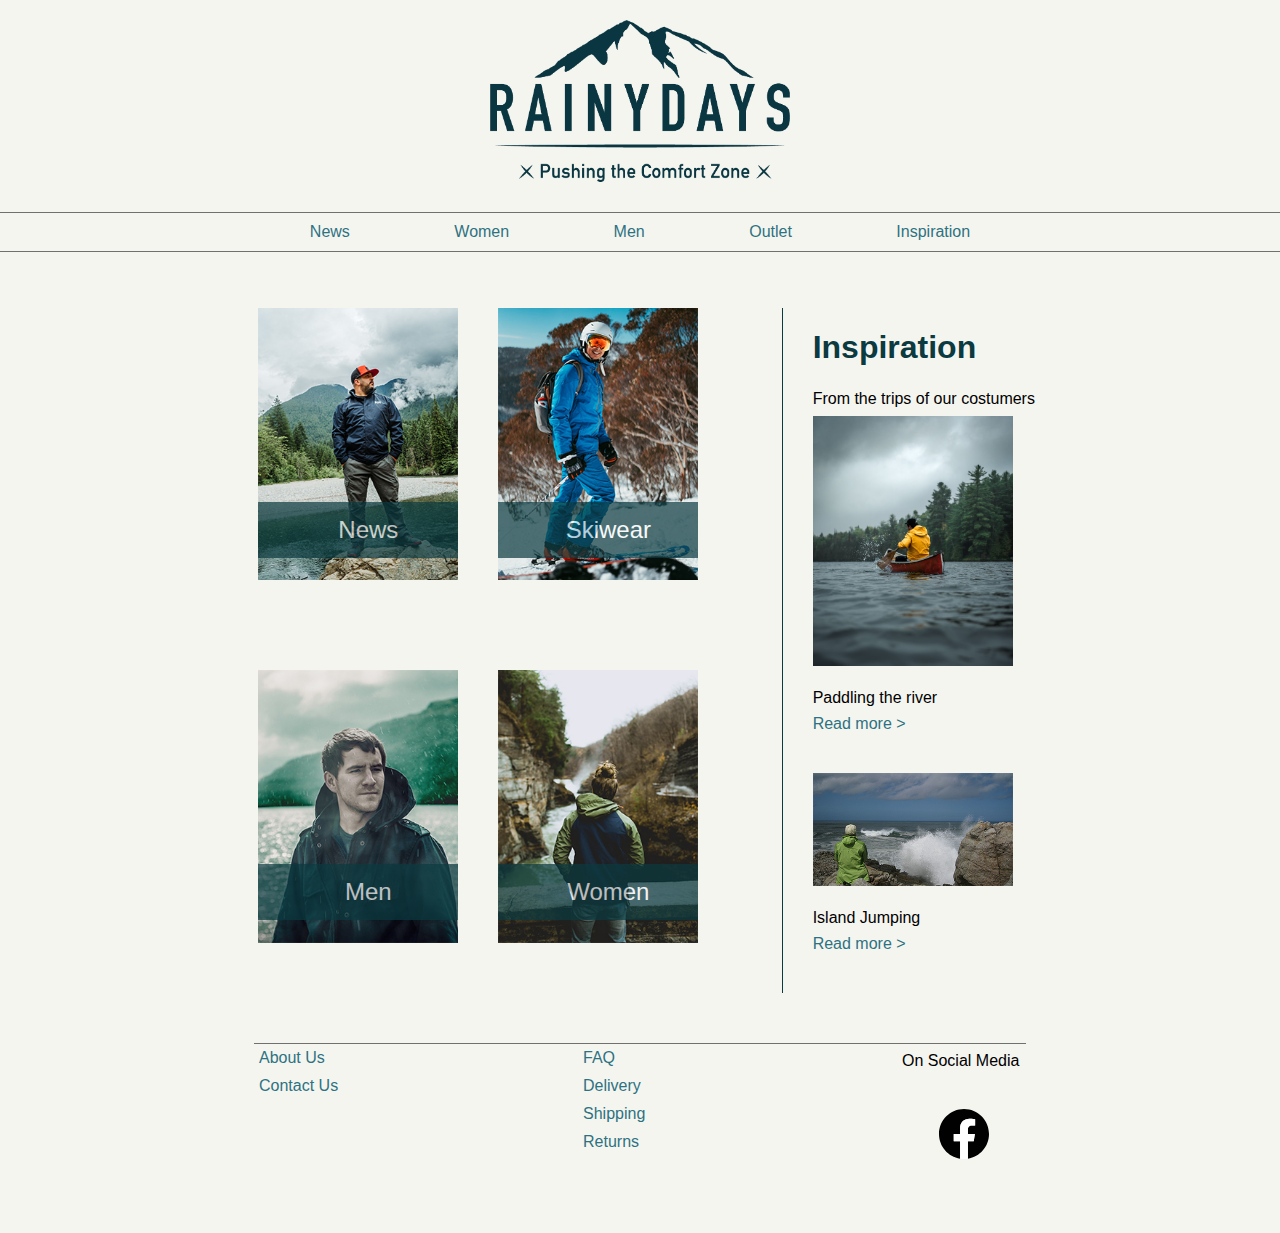
<file: index.html>
<!DOCTYPE html>
<html lang="en">
  <head>
    <meta charset="UTF-8" />
    <meta name="viewport" content="width=device-width, initial-scale=1.0" />
    <meta
      name="description"
      content="Pushing the Comfort Zone - Durable Jackets for the Everyday Adventurer"
    />
    <title>Rainy Days | Home</title>
    <link rel="icon" href="images/RainyDays_Logo2.png" />
    <link href="CSS/styles.css" rel="stylesheet" />
    <link href="CSS/index.css" rel="stylesheet" />
    <link href="CSS/media.css" rel="stylesheet" />
    <!-- Hotjar Tracking Code for https://clever-yalow-4971b3.netlify.app/index.html -->
    <script>
      (function (h, o, t, j, a, r) {
        h.hj =
          h.hj ||
          function () {
            (h.hj.q = h.hj.q || []).push(arguments);
          };
        h._hjSettings = { hjid: 2861367, hjsv: 6 };
        a = o.getElementsByTagName("head")[0];
        r = o.createElement("script");
        r.async = 1;
        r.src = t + h._hjSettings.hjid + j + h._hjSettings.hjsv;
        a.appendChild(r);
      })(window, document, "https://static.hotjar.com/c/hotjar-", ".js?sv=");
    </script>
  </head>
  <body>
    <header>
      <img src="images/RainyDays_Logo.png" alt="Rainy Days Logo" />
      <nav>
        <ul>
          <li><a href="products/jackets.html">News</a></li>
          <li><a href="products/jackets.html">Women</a></li>
          <li><a href="products/jackets.html">Men</a></li>
          <li><a href="products/outlet.html">Outlet</a></li>
          <li><a href="inspiration.html">Inspiration</a></li>
        </ul>
      </nav>
    </header>
    <main>
      <section class="products">
        <a href="products/jackets.html"
          ><div>
            <img src="images/HH_pose_resized.jpg" alt="News" />
            <p>News</p>
          </div></a
        >
        <a href="products/jackets.html"
          ><div>
            <img src="images/Ski_pose_blue_resized.jpg" alt="Skiwear" />
            <p>Skiwear</p>
          </div></a
        >
        <a href="products/jackets.html"
          ><div>
            <img src="images/man_rain_resized.jpg" alt="Men" />
            <p>Men</p>
          </div></a
        >
        <a href="products/jackets.html"
          ><div>
            <img src="images/By_river_resized.jpg" alt="Women" />
            <p>Women</p>
          </div></a
        >
      </section>
      <section class="inspiration__featured">
        <h1>Inspiration</h1>
        <p>From the trips of our costumers</p>
        <div>
          <a href="inspiration.html"
            ><img src="images/Canoe.jpg" alt="Paddling the river"
          /></a>
          <p>Paddling the river</p>
          <a href="inspiration.html">Read more ></a>
        </div>
        <div>
          <a href="inspiration.html"
            ><img src="images/ocean_spray_resized.jpg" alt="Sits by the ocean"
          /></a>
          <p>Island Jumping</p>
          <a href="inspiration.html">Read more ></a>
        </div>
      </section>
    </main>
    <footer>
      <div>
        <a href="about.html">About Us</a>
        <a href="contact.html">Contact Us</a>
      </div>
      <div>
        <a href="about.html">FAQ</a>
        <a href="about.html">Delivery</a>
        <a href="about.html">Shipping</a>
        <a href="about.html">Returns</a>
      </div>
      <div>
        <p>On Social Media</p>
        <a href="https://www.facebook.com"
          ><img
            src="images/f_Logo_CMYK_Black.svg"
            alt="Facebook logo"
            class="facebook-logo"
        /></a>
      </div>
    </footer>
  </body>
</html>
</file>
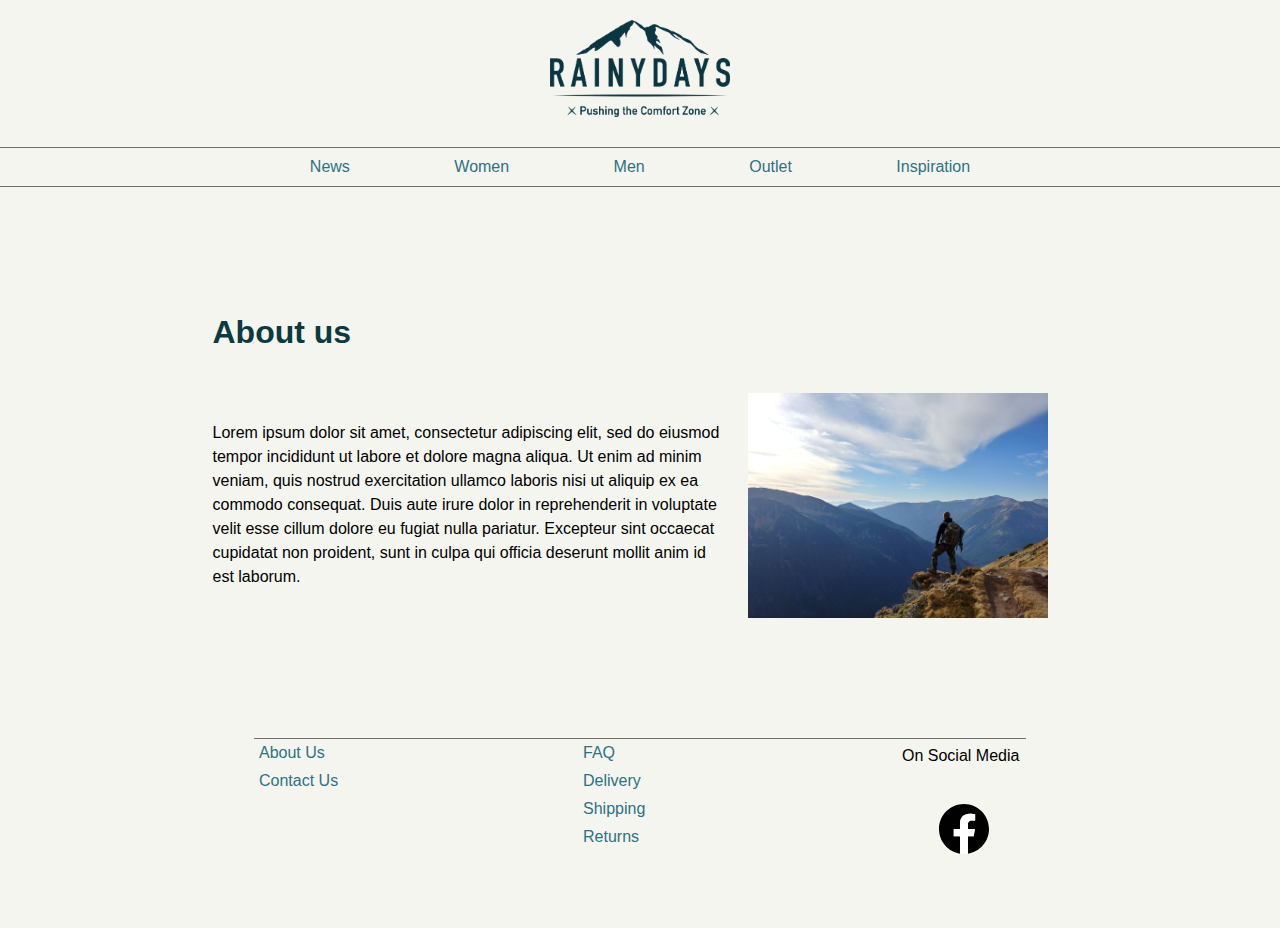
<file: about.html>
<!DOCTYPE html>
<html lang="en">
  <head>
    <meta charset="UTF-8" />
    <meta name="viewport" content="width=device-width, initial-scale=1.0" />
    <meta
      name="description"
      content="Pushing the Comfort Zone - Read more about us"
    />
    <title>Rainy Days | About</title>
    <link rel="icon" href="images/RainyDays_Logo2.png" />
    <link href="CSS/styles.css" rel="stylesheet" />
    <link href="CSS/about.css" rel="stylesheet" />
    <link href="CSS/media.css" rel="stylesheet" />
    <!-- Hotjar Tracking Code for https://clever-yalow-4971b3.netlify.app/index.html -->
    <script>
      (function (h, o, t, j, a, r) {
        h.hj =
          h.hj ||
          function () {
            (h.hj.q = h.hj.q || []).push(arguments);
          };
        h._hjSettings = { hjid: 2861367, hjsv: 6 };
        a = o.getElementsByTagName("head")[0];
        r = o.createElement("script");
        r.async = 1;
        r.src = t + h._hjSettings.hjid + j + h._hjSettings.hjsv;
        a.appendChild(r);
      })(window, document, "https://static.hotjar.com/c/hotjar-", ".js?sv=");
    </script>
  </head>
  <body>
    <header>
      <a href="index.html"
        ><img src="images/RainyDays_Logo.png" alt="Rainy Days Logo"
      /></a>
      <nav>
        <ul>
          <li><a href="products/jackets.html">News</a></li>
          <li><a href="products/jackets.html">Women</a></li>
          <li><a href="products/jackets.html">Men</a></li>
          <li><a href="products/outlet.html">Outlet</a></li>
          <li><a href="inspiration.html">Inspiration</a></li>
        </ul>
      </nav>
    </header>
    <main class="about-content">
      <div>
        <h1>About us</h1>
      </div>
      <div>
        <p>
          Lorem ipsum dolor sit amet, consectetur adipiscing elit, sed do
          eiusmod tempor incididunt ut labore et dolore magna aliqua. Ut enim ad
          minim veniam, quis nostrud exercitation ullamco laboris nisi ut
          aliquip ex ea commodo consequat. Duis aute irure dolor in
          reprehenderit in voluptate velit esse cillum dolore eu fugiat nulla
          pariatur. Excepteur sint occaecat cupidatat non proident, sunt in
          culpa qui officia deserunt mollit anim id est laborum.
        </p>
        <div>
          <img src="images/Hiker.jpg" alt="Hiker with a view" />
        </div>
      </div>
    </main>
    <footer>
      <div>
        <a href="about.html">About Us</a>
        <a href="contact.html">Contact Us</a>
      </div>
      <div>
        <a href="about.html">FAQ</a>
        <a href="about.html">Delivery</a>
        <a href="about.html">Shipping</a>
        <a href="about.html">Returns</a>
      </div>
      <div>
        <p>On Social Media</p>
        <a href="https://www.facebook.com"
          ><img
            src="images/f_Logo_CMYK_Black.svg"
            alt="Facebook logo"
            class="facebook-logo"
        /></a>
      </div>
    </footer>
  </body>
</html>
</file>
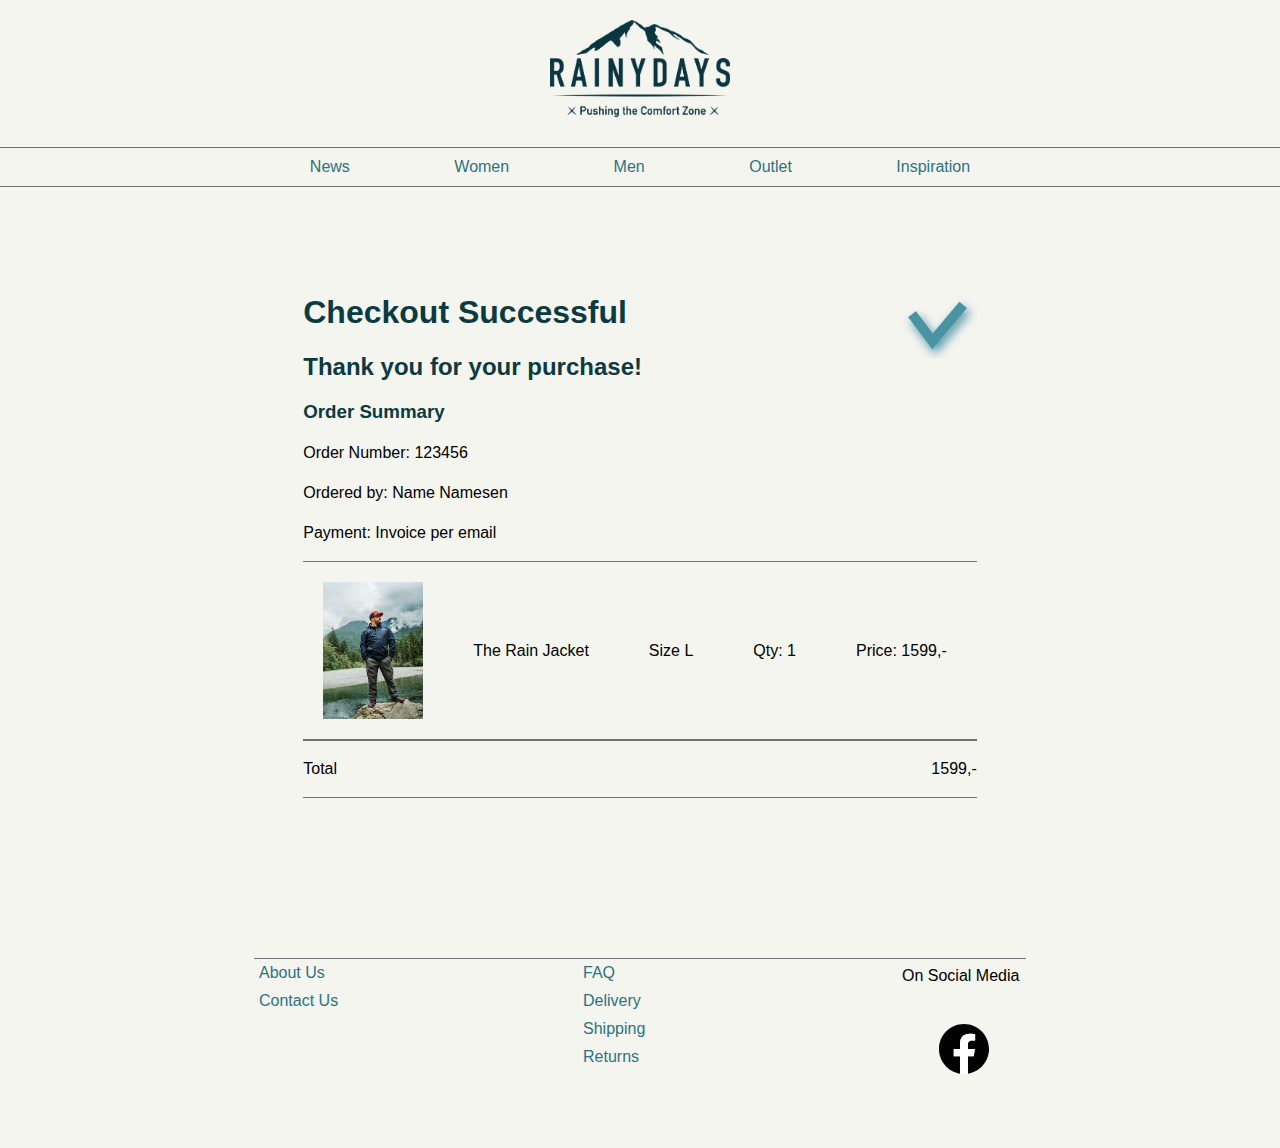
<file: checkout-success.html>
<!DOCTYPE html>
<html lang="en">
  <head>
    <meta charset="UTF-8" />
    <meta name="viewport" content="width=device-width, initial-scale=1.0" />
    <meta name="description" content="Your checkout was succesfull - let the adcenture begin!" />
    <title>Rainy Days | Checkout Sucessfull</title>
    <link rel="icon" href="images/RainyDays_Logo2.png" />
    <link href="CSS/styles.css" rel="stylesheet" />
    <link href="CSS/checkout-success.css" rel="stylesheet" />
    <link href="CSS/media.css" rel="stylesheet" />
    <!-- Hotjar Tracking Code for https://clever-yalow-4971b3.netlify.app/index.html -->
    <script>
      (function(h,o,t,j,a,r){
          h.hj=h.hj||function(){(h.hj.q=h.hj.q||[]).push(arguments)};
          h._hjSettings={hjid:2861367,hjsv:6};
          a=o.getElementsByTagName('head')[0];
          r=o.createElement('script');r.async=1;
          r.src=t+h._hjSettings.hjid+j+h._hjSettings.hjsv;
          a.appendChild(r);
      })(window,document,'https://static.hotjar.com/c/hotjar-','.js?sv=');
    </script>
  </head>
  <body>
    <header>
        <a href="index.html" ><img src="images/RainyDays_Logo.png" alt="Rainy Days Logo"></a>
      <nav>
        <ul>
          <li><a href="products/jackets.html">News</a></li>
          <li><a href="products/jackets.html">Women</a></li>
          <li><a href="products/jackets.html">Men</a></li>
          <li><a href="products/outlet.html">Outlet</a></li>
          <li><a href="inspiration.html">Inspiration</a></li>
        </ul>
      </nav>
    </header>
    <main>
      <section class="checkout">
        <img src="images/Check.png" alt="check-mark" class="float">
        <h1>Checkout Successful</h1>
        <h2>Thank you for your purchase!</h2>
      </section>
      <section class="checkout">
        <div>
          <h3>Order Summary</h3>
          <p>Order Number: 123456</p>
          <p>Ordered by: Name Namesen</p>
          <p>Payment: Invoice per email</p>
        </div>
        <div class="checkout__summary">
          <div class="checkout__summary-product">
            <img src="images/HH_pose_resized.jpg" alt="The Rain Jacket">
            <p>The Rain Jacket</p>
            <p>Size L</p>
            <p>Qty: 1</p>
            <p>Price: 1599,-</p>
          </div>
          <div class="checkout__summary-product-total">
            <p>Total</p>
            <p>1599,-</p>
        </div>
      </section>
    </main>
    <footer>
      <div>
        <a href="about.html">About Us</a>
        <a href="contact.html">Contact Us</a>
      </div>
      <div>
        <a href="about.html">FAQ</a>
        <a href="about.html">Delivery</a>
        <a href="about.html">Shipping</a>
        <a href="about.html">Returns</a>
      </div>
      <div>
        <p>On Social Media</p>
        <a href="https://www.facebook.com"><img src="images/f_Logo_CMYK_Black.svg" alt="Facebook logo" class="facebook-logo"/></a>
      </div>
    </footer>
  </body>
</html>
</file>
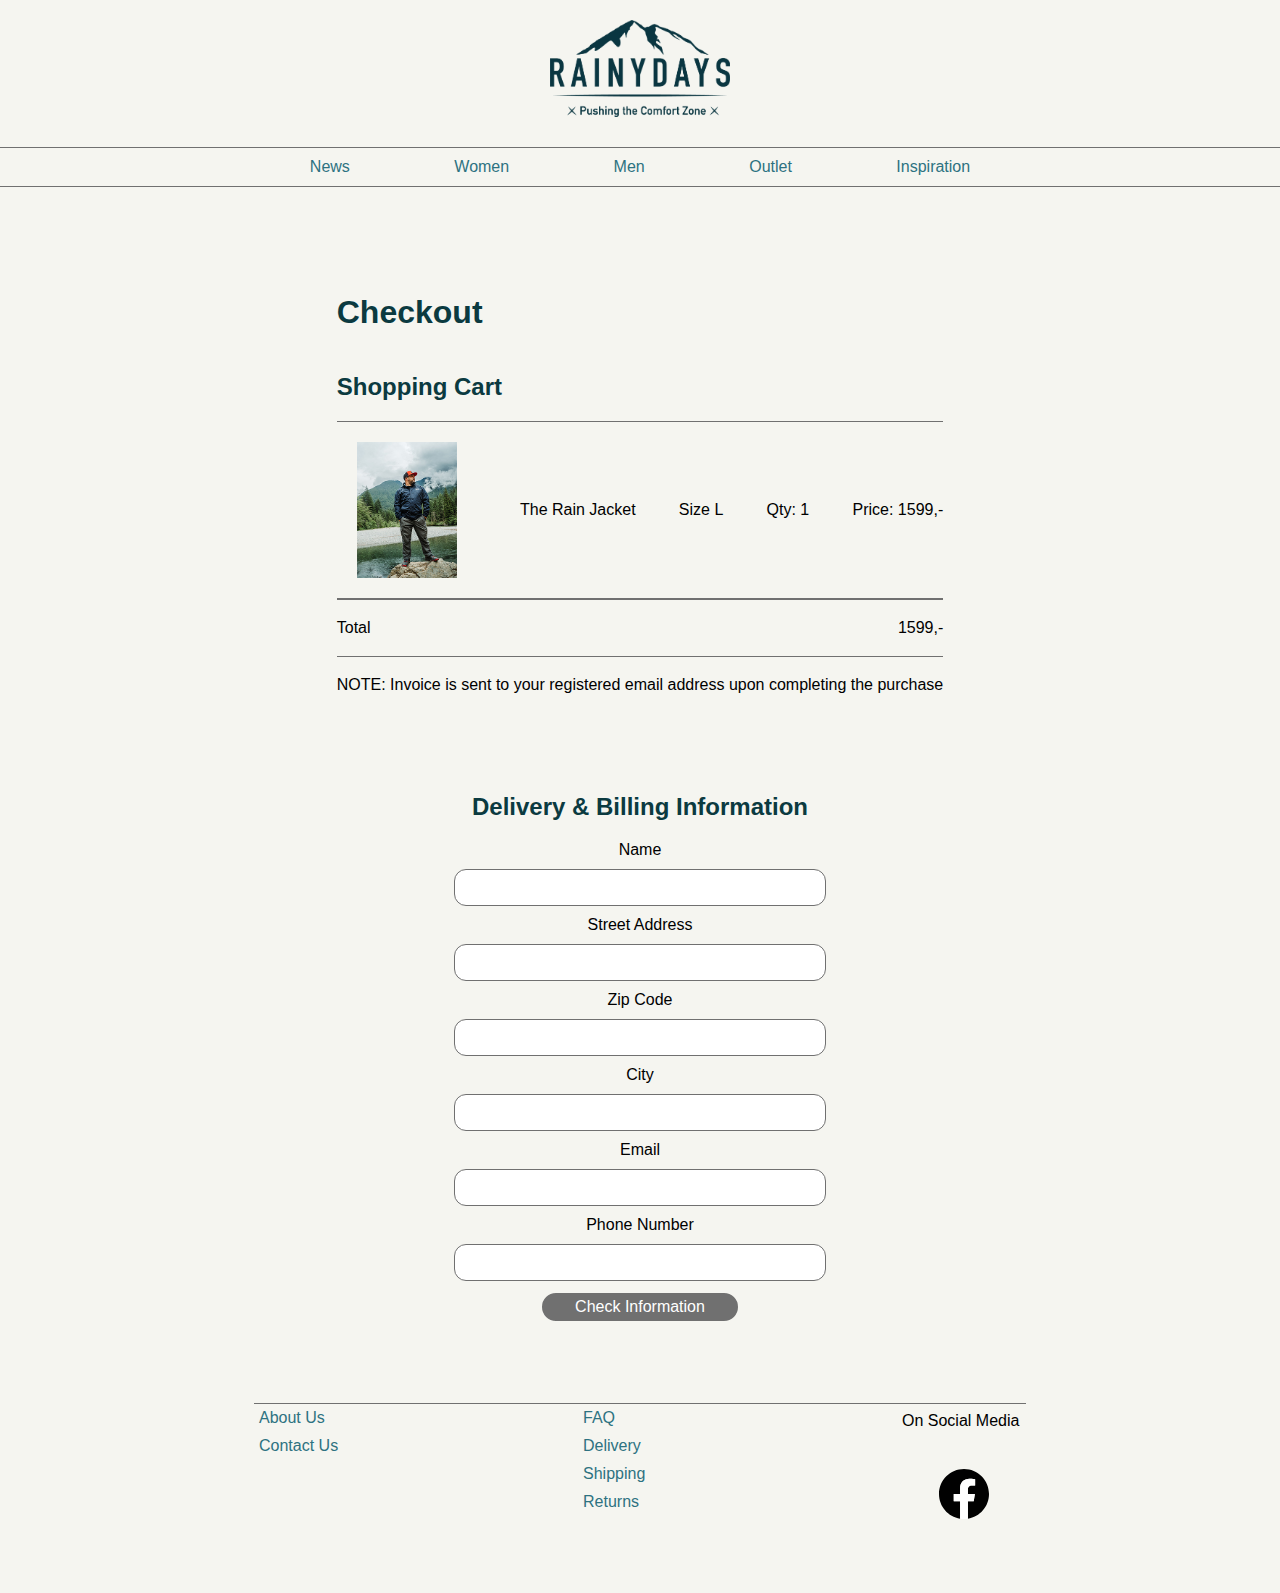
<file: checkout.html>
<!DOCTYPE html>
<html lang="en">
  <head>
    <meta charset="UTF-8" />
    <meta name="viewport" content="width=device-width, initial-scale=1.0" />
    <meta
      name="description"
      content="Checking out with your new for new adventures"
    />
    <title>Rainy Days | Checkout</title>
    <link rel="icon" href="images/RainyDays_Logo2.png" />
    <link href="CSS/styles.css" rel="stylesheet" />
    <link href="CSS/checkout.css" rel="stylesheet" />
    <link href="CSS/media.css" rel="stylesheet" />
    <!-- Hotjar Tracking Code for https://clever-yalow-4971b3.netlify.app/index.html -->
    <script>
      (function (h, o, t, j, a, r) {
        h.hj =
          h.hj ||
          function () {
            (h.hj.q = h.hj.q || []).push(arguments);
          };
        h._hjSettings = { hjid: 2861367, hjsv: 6 };
        a = o.getElementsByTagName("head")[0];
        r = o.createElement("script");
        r.async = 1;
        r.src = t + h._hjSettings.hjid + j + h._hjSettings.hjsv;
        a.appendChild(r);
      })(window, document, "https://static.hotjar.com/c/hotjar-", ".js?sv=");
    </script>
  </head>
  <body>
    <header>
      <a href="index.html"
        ><img src="images/RainyDays_Logo.png" alt="Rainy Days Logo"
      /></a>
      <nav>
        <ul>
          <li><a href="products/jackets.html">News</a></li>
          <li><a href="products/jackets.html">Women</a></li>
          <li><a href="products/jackets.html">Men</a></li>
          <li><a href="products/outlet.html">Outlet</a></li>
          <li><a href="inspiration.html">Inspiration</a></li>
        </ul>
      </nav>
    </header>
    <main>
      <h1>Checkout</h1>
      <section class="checkout__summary">
        <h2>Shopping Cart</h2>
        <div class="checkout__summary-product">
          <img src="images/HH_pose_resized.jpg" alt="The Rain Jacket" />
          <p>The Rain Jacket</p>
          <p>Size L</p>
          <p>Qty: 1</p>
          <p>Price: 1599,-</p>
        </div>
        <div class="checkout__summary-product-total">
          <p>Total</p>
          <p>1599,-</p>
        </div>
        <p>
          NOTE: Invoice is sent to your registered email address upon completing
          the purchase
        </p>
      </section>
      <section class="checkout__information">
        <h2>Delivery & Billing Information</h2>
        <form class="form">
          <div>
            <label class="contact_form">
              Name
              <input
                type="text"
                name="fullName"
                id="fullName"
                class="contact_form"
              />
            </label>
            <div
              class="errorMessageCheckout"
              id="errorMessageCheckout_fullName"
            >
              You must enter at least 1 character
            </div>
          </div>
          <div>
            <label class="contact_form">
              Street Address
              <input
                type="text"
                name="streetAddress"
                id="streetAddress"
                class="contact_form"
              />
            </label>
            <div
              class="errorMessageCheckout"
              id="errorMessageCheckout_streetAddress"
            >
              You must enter at least 10 characters
            </div>
          </div>
          <div>
            <label class="contact_form">
              Zip Code
              <input
                type="text"
                name="zipCode"
                id="zipCode"
                class="contact_form"
              />
            </label>
            <div class="errorMessageCheckout" id="errorMessageCheckout_zipCode">
              You must enter a number
            </div>
          </div>
          <div>
            <label class="contact_form">
              City
              <input type="text" name="city" id="city" class="contact_form" />
            </label>
            <div class="errorMessageCheckout" id="errorMessageCheckout_city">
              You must enter at least 1 character
            </div>
          </div>
          <div>
            <label class="contact_form">
              Email
              <input type="text" name="email" id="email" class="contact_form" />
            </label>
            <div class="errorMessageCheckout" id="errorMessageCheckout_email">
              You must enter a valid email address
            </div>
          </div>
          <div>
            <label class="contact_form">
              Phone Number
              <input
                type="text"
                name="phoneNumber"
                id="phoneNumber"
                class="contact_form"
              />
            </label>
            <div
              class="errorMessageCheckout"
              id="errorMessageCheckout_phoneNumber"
            >
              You must enter a number
            </div>
          </div>
          <div class="button">
            <button>Check Information</button>
          </div>
        </form>
      </section>
    </main>
    <footer>
      <div>
        <a href="about.html">About Us</a>
        <a href="contact.html">Contact Us</a>
      </div>
      <div>
        <a href="about.html">FAQ</a>
        <a href="about.html">Delivery</a>
        <a href="about.html">Shipping</a>
        <a href="about.html">Returns</a>
      </div>
      <div>
        <p>On Social Media</p>
        <a href="https://www.facebook.com"
          ><img
            src="images/f_Logo_CMYK_Black.svg"
            alt="Facebook logo"
            class="facebook-logo"
        /></a>
      </div>
    </footer>
    <script src="js/checkout.js"></script>
  </body>
</html>
</file>
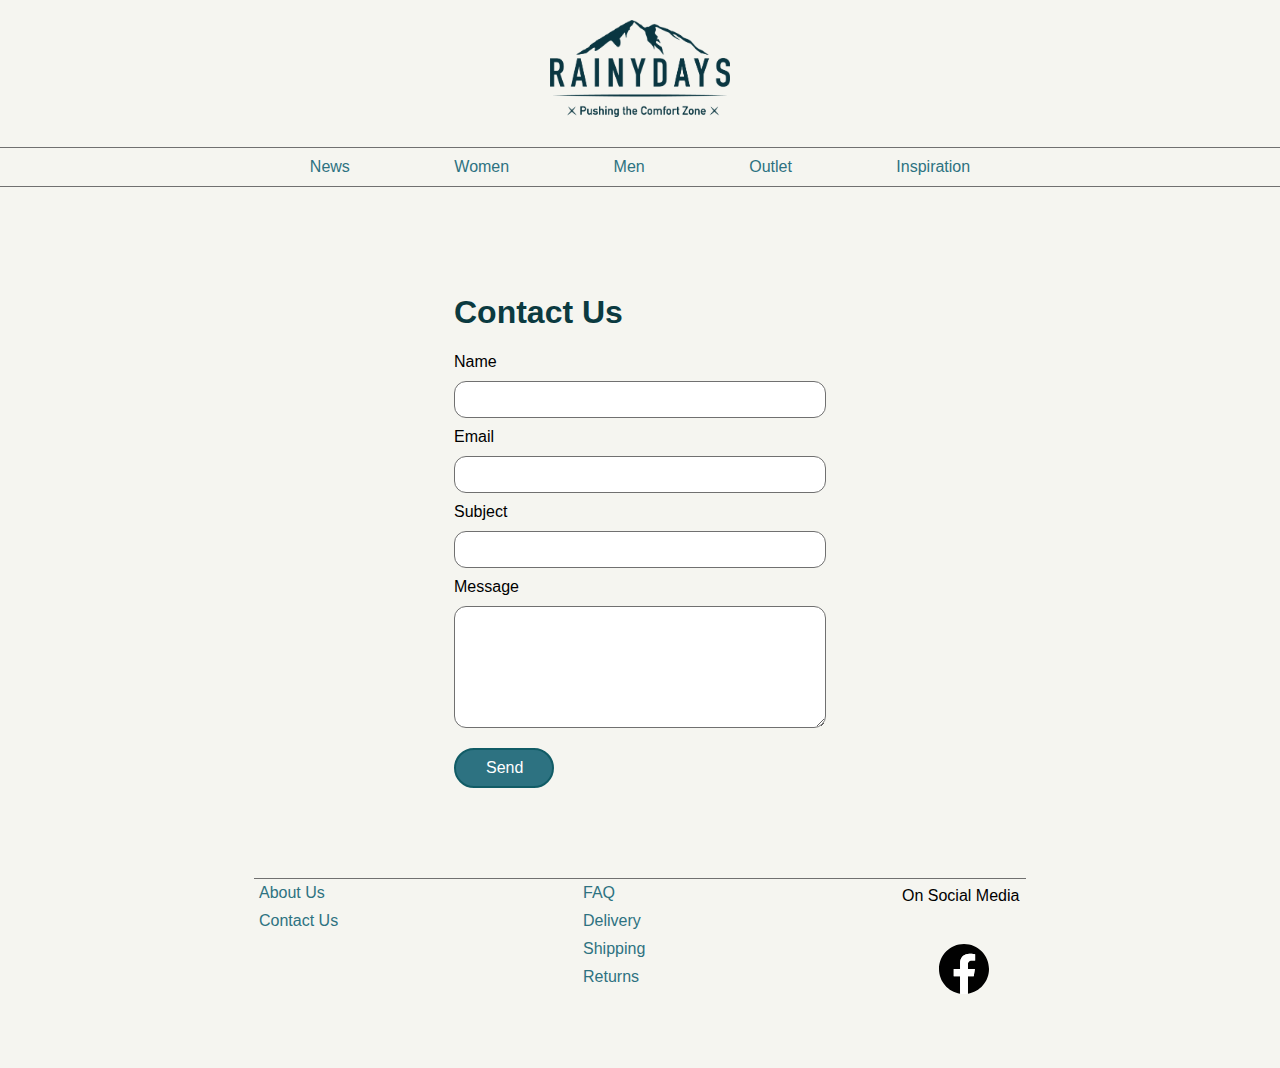
<file: contact.html>
<!DOCTYPE html>
<html lang="en">
  <head>
    <meta charset="UTF-8" />
    <meta name="viewport" content="width=device-width, initial-scale=1.0" />
    <meta
      name="description"
      content="Contact us with your questions pr feedback"
    />
    <title>Rainy Days | Contact</title>
    <link rel="icon" href="/images/RainyDays_Logo2.png" />
    <link href="CSS/styles.css" rel="stylesheet" />
    <link href="CSS/contact.css" rel="stylesheet" />
    <link href="CSS/media.css" rel="stylesheet" />
    <!-- Hotjar Tracking Code for https://clever-yalow-4971b3.netlify.app/index.html -->
    <script>
      (function (h, o, t, j, a, r) {
        h.hj =
          h.hj ||
          function () {
            (h.hj.q = h.hj.q || []).push(arguments);
          };
        h._hjSettings = { hjid: 2861367, hjsv: 6 };
        a = o.getElementsByTagName("head")[0];
        r = o.createElement("script");
        r.async = 1;
        r.src = t + h._hjSettings.hjid + j + h._hjSettings.hjsv;
        a.appendChild(r);
      })(window, document, "https://static.hotjar.com/c/hotjar-", ".js?sv=");
    </script>
  </head>
  <body>
    <header>
      <a href="index.html"
        ><img src="images/RainyDays_Logo.png" alt="Rainy Days Logo"
      /></a>
      <nav>
        <ul>
          <li><a href="products/jackets.html">News</a></li>
          <li><a href="products/jackets.html">Women</a></li>
          <li><a href="products/jackets.html">Men</a></li>
          <li><a href="products/outlet.html">Outlet</a></li>
          <li><a href="inspiration.html">Inspiration</a></li>
        </ul>
      </nav>
    </header>
    <main class="contact-page">
      <h1>Contact Us</h1>
      <div class="message"></div>
      <form class="form">
        <div>
          <label class="contact_form">
            Name
            <input
              type="text"
              name="fullName"
              id="fullName"
              class="contact_form"
            />
          </label>
          <div class="errorMessage" id="errorMessage_fullName">
            You must enter at least 1 character
          </div>
        </div>
        <div>
          <label class="contact_form">
            Email
            <input type="text" name="email" id="email" class="contact_form" />
          </label>
          <div class="errorMessage" id="errorMessage_email">
            You must enter a valid email address
          </div>
        </div>
        <div>
          <label class="contact_form">
            Subject
            <input
              type="text"
              name="subject"
              id="subject"
              class="contact_form"
            />
          </label>
          <div class="errorMessage" id="errorMessage_subject">
            You must enter at least 1 character
          </div>
        </div>
        <div>
          <label class="contact_form">
            Message
            <textarea
              id="message"
              name="message"
              class="contact_form"
            ></textarea>
          </label>
          <div class="errorMessage" id="errorMessage_textarea">
            You must enter at least 10 characters
          </div>
        </div>
        <button class="cta">Send</button>
      </form>
    </main>
    <footer>
      <div>
        <a href="about.html">About Us</a>
        <a href="contact.html">Contact Us</a>
      </div>
      <div>
        <a href="about.html">FAQ</a>
        <a href="about.html">Delivery</a>
        <a href="about.html">Shipping</a>
        <a href="about.html">Returns</a>
      </div>
      <div>
        <p>On Social Media</p>
        <a href="https://www.facebook.com"
          ><img
            src="images/f_Logo_CMYK_Black.svg"
            alt="Facebook logo"
            class="facebook-logo"
        /></a>
      </div>
    </footer>
    <script src="js/contact.js"></script>
  </body>
</html>
</file>
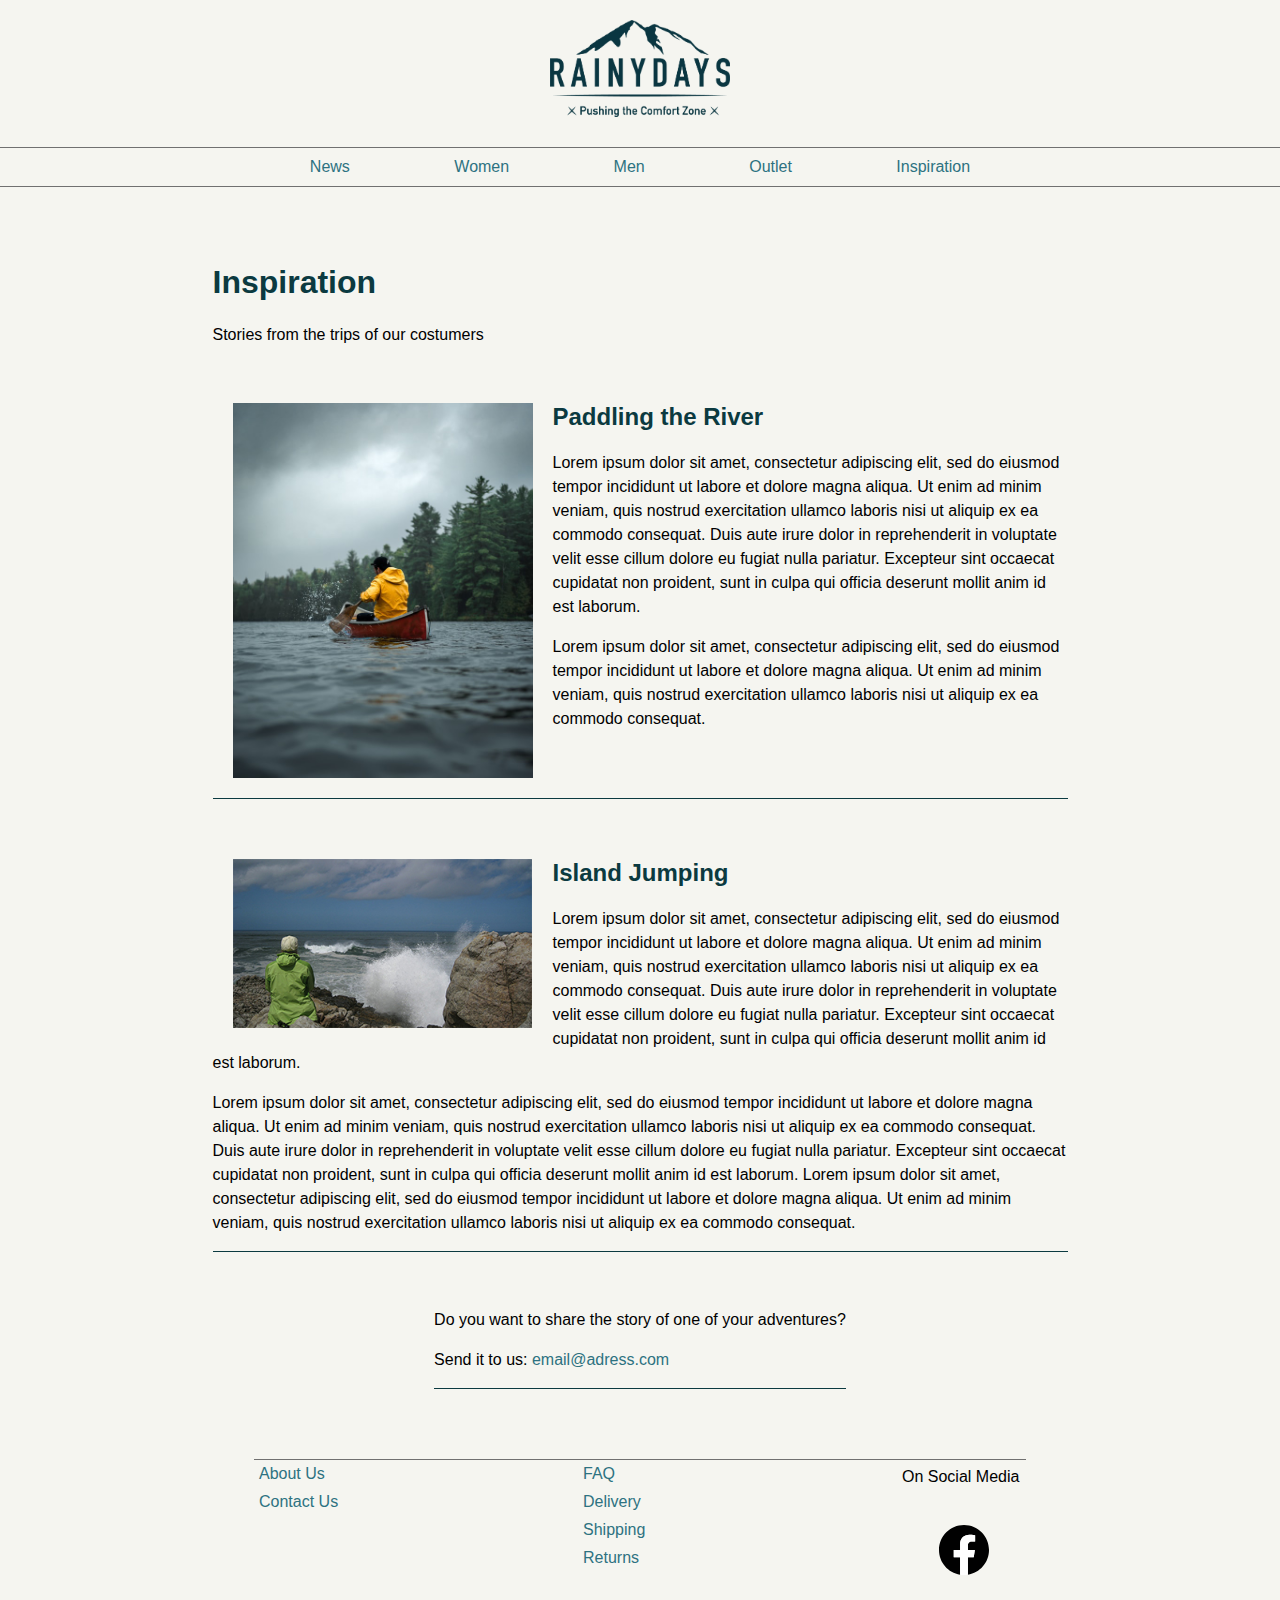
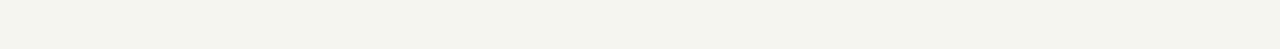
<file: inspiration.html>
<!DOCTYPE html>
<html lang="en">
  <head>
    <meta charset="UTF-8" />
    <meta name="viewport" content="width=device-width, initial-scale=1.0" />
    <meta
      name="description"
      content="Inspiration - We want you to inspire each other"
    />
    <title>Rainy Days | Inspiration</title>
    <link rel="icon" href="images/RainyDays_Logo2.png" />
    <link href="CSS/styles.css" rel="stylesheet" />
    <link href="CSS/inspiration.css" rel="stylesheet" />
    <link href="CSS/media.css" rel="stylesheet" />
    <!-- Hotjar Tracking Code for https://clever-yalow-4971b3.netlify.app/index.html -->
    <script>
      (function (h, o, t, j, a, r) {
        h.hj =
          h.hj ||
          function () {
            (h.hj.q = h.hj.q || []).push(arguments);
          };
        h._hjSettings = { hjid: 2861367, hjsv: 6 };
        a = o.getElementsByTagName("head")[0];
        r = o.createElement("script");
        r.async = 1;
        r.src = t + h._hjSettings.hjid + j + h._hjSettings.hjsv;
        a.appendChild(r);
      })(window, document, "https://static.hotjar.com/c/hotjar-", ".js?sv=");
    </script>
  </head>
  <body>
    <header>
      <a href="index.html"
        ><img src="images/RainyDays_Logo.png" alt="Rainy Days Logo"
      /></a>
      <nav>
        <ul>
          <li><a href="products/jackets.html">News</a></li>
          <li><a href="products/jackets.html">Women</a></li>
          <li><a href="products/jackets.html">Men</a></li>
          <li><a href="products/outlet.html">Outlet</a></li>
          <li><a href="inspiration.html">Inspiration</a></li>
        </ul>
      </nav>
    </header>
    <main>
      <h1>Inspiration</h1>
      <p>Stories from the trips of our costumers</p>
      <section class="inspiration__page">
        <div>
          <img src="images/Canoe.jpg" alt="Paddling the river" class="float" />
          <h2>Paddling the River</h2>
          <p>
            Lorem ipsum dolor sit amet, consectetur adipiscing elit, sed do
            eiusmod tempor incididunt ut labore et dolore magna aliqua. Ut enim
            ad minim veniam, quis nostrud exercitation ullamco laboris nisi ut
            aliquip ex ea commodo consequat. Duis aute irure dolor in
            reprehenderit in voluptate velit esse cillum dolore eu fugiat nulla
            pariatur. Excepteur sint occaecat cupidatat non proident, sunt in
            culpa qui officia deserunt mollit anim id est laborum.
          </p>
          <p>
            Lorem ipsum dolor sit amet, consectetur adipiscing elit, sed do
            eiusmod tempor incididunt ut labore et dolore magna aliqua. Ut enim
            ad minim veniam, quis nostrud exercitation ullamco laboris nisi ut
            aliquip ex ea commodo consequat.
          </p>
        </div>
        <div>
          <img
            src="images/ocean_spray_resized.jpg"
            alt="Sits by the ocean"
            class="float"
          />
          <h2>Island Jumping</h2>
          <p>
            Lorem ipsum dolor sit amet, consectetur adipiscing elit, sed do
            eiusmod tempor incididunt ut labore et dolore magna aliqua. Ut enim
            ad minim veniam, quis nostrud exercitation ullamco laboris nisi ut
            aliquip ex ea commodo consequat. Duis aute irure dolor in
            reprehenderit in voluptate velit esse cillum dolore eu fugiat nulla
            pariatur. Excepteur sint occaecat cupidatat non proident, sunt in
            culpa qui officia deserunt mollit anim id est laborum.
          </p>
          <p>
            Lorem ipsum dolor sit amet, consectetur adipiscing elit, sed do
            eiusmod tempor incididunt ut labore et dolore magna aliqua. Ut enim
            ad minim veniam, quis nostrud exercitation ullamco laboris nisi ut
            aliquip ex ea commodo consequat. Duis aute irure dolor in
            reprehenderit in voluptate velit esse cillum dolore eu fugiat nulla
            pariatur. Excepteur sint occaecat cupidatat non proident, sunt in
            culpa qui officia deserunt mollit anim id est laborum. Lorem ipsum
            dolor sit amet, consectetur adipiscing elit, sed do eiusmod tempor
            incididunt ut labore et dolore magna aliqua. Ut enim ad minim
            veniam, quis nostrud exercitation ullamco laboris nisi ut aliquip ex
            ea commodo consequat.
          </p>
        </div>
        <div>
          <p>Do you want to share the story of one of your adventures?</p>
          <p>
            Send it to us:
            <a href="contact.html">email@adress.com</a>
          </p>
        </div>
      </section>
    </main>
    <footer>
      <div>
        <a href="about.html">About Us</a>
        <a href="contact.html">Contact Us</a>
      </div>
      <div>
        <a href="about.html">FAQ</a>
        <a href="about.html">Delivery</a>
        <a href="about.html">Shipping</a>
        <a href="about.html">Returns</a>
      </div>
      <div>
        <p>On Social Media</p>
        <a href="https://www.facebook.com"
          ><img
            src="images/f_Logo_CMYK_Black.svg"
            alt="Facebook logo"
            class="facebook-logo"
        /></a>
      </div>
    </footer>
  </body>
</html>
</file>
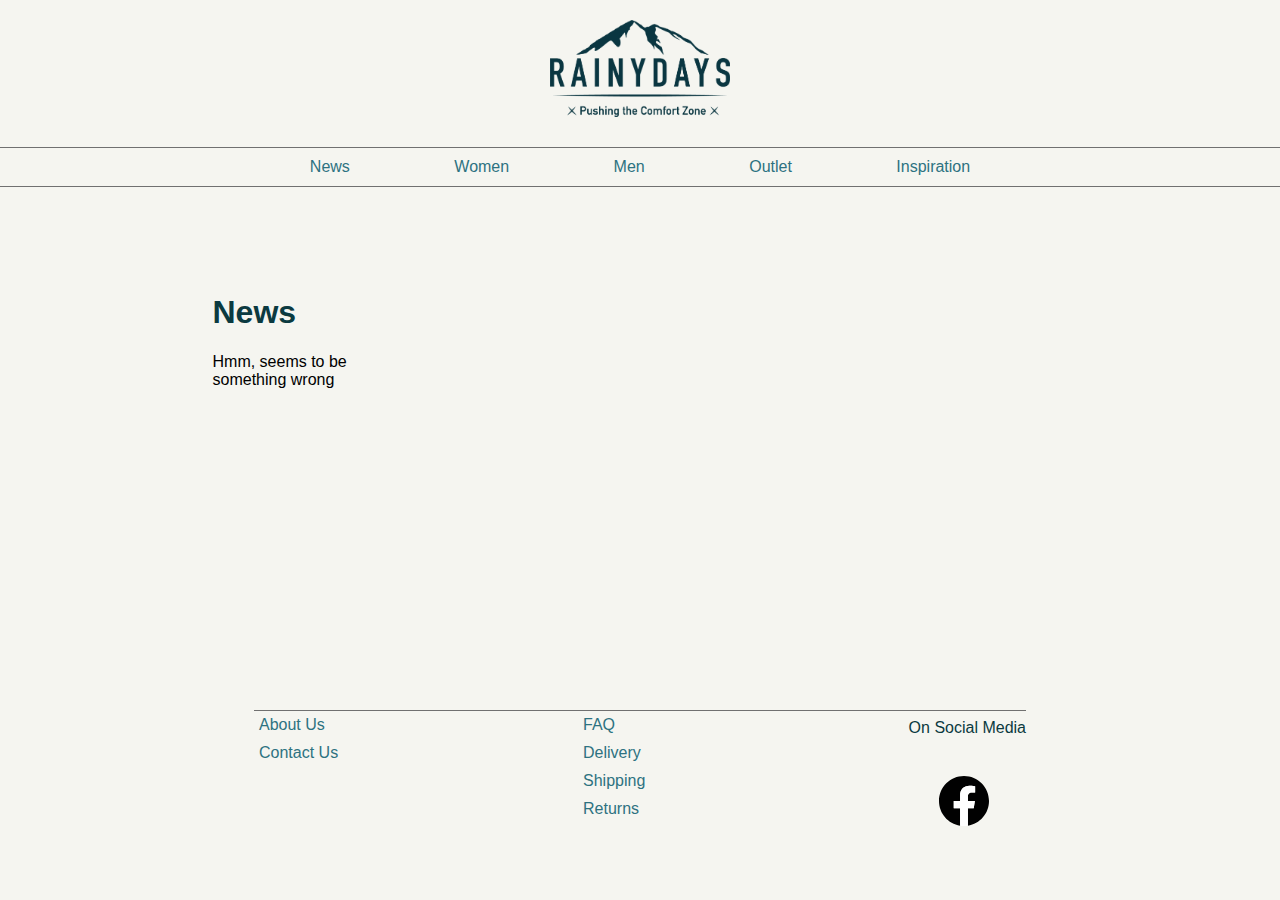
<file: products/jackets.html>
<!DOCTYPE html>
<html lang="en">
  <head>
    <meta charset="UTF-8" />
    <meta name="viewport" content="width=device-width, initial-scale=1.0" />
    <meta name="description" content="Our Jackets - find your new favorite" />
    <title>Rainy Days | Jackets</title>
    <link rel="icon" href="/images/RainyDays_Logo2.png" />
    <link href="/CSS/styles.css" rel="stylesheet" />
    <link href="/CSS/jackets.css" rel="stylesheet" />
    <link href="/CSS/media.css" rel="stylesheet" />
    <!-- Hotjar Tracking Code for https://clever-yalow-4971b3.netlify.app/index.html -->
    <script>
      (function (h, o, t, j, a, r) {
        h.hj =
          h.hj ||
          function () {
            (h.hj.q = h.hj.q || []).push(arguments);
          };
        h._hjSettings = { hjid: 2861367, hjsv: 6 };
        a = o.getElementsByTagName("head")[0];
        r = o.createElement("script");
        r.async = 1;
        r.src = t + h._hjSettings.hjid + j + h._hjSettings.hjsv;
        a.appendChild(r);
      })(window, document, "https://static.hotjar.com/c/hotjar-", ".js?sv=");
    </script>
  </head>
  <body>
    <header>
      <a href="../index.html"
        ><img src="/images/RainyDays_Logo.png" alt="Rainy Days Logo"
      /></a>
      <nav>
        <ul>
          <li><a href="jackets.html">News</a></li>
          <li><a href="jackets.html">Women</a></li>
          <li><a href="jackets.html">Men</a></li>
          <li><a href="outlet.html">Outlet</a></li>
          <li><a href="../inspiration.html">Inspiration</a></li>
        </ul>
      </nav>
    </header>
    <main>
      <h1>News</h1>
      <div class="jackets-list">
        <p>Loading our rainy jackets...</p>
      </div>
    </main>
    <footer>
      <div>
        <a href="../about.html">About Us</a>
        <a href="../contact.html">Contact Us</a>
      </div>
      <div>
        <a href="../about.html">FAQ</a>
        <a href="../about.html">Delivery</a>
        <a href="../about.html">Shipping</a>
        <a href="../about.html">Returns</a>
      </div>
      <div>
        <p>On Social Media</p>
        <a href="https://www.facebook.com"
          ><img
            src="/images/f_Logo_CMYK_Black.svg"
            alt="Facebook logo"
            class="facebook-logo"
        /></a>
      </div>
    </footer>
    <script src="/js/jackets.js"></script>
  </body>
</html>
</file>
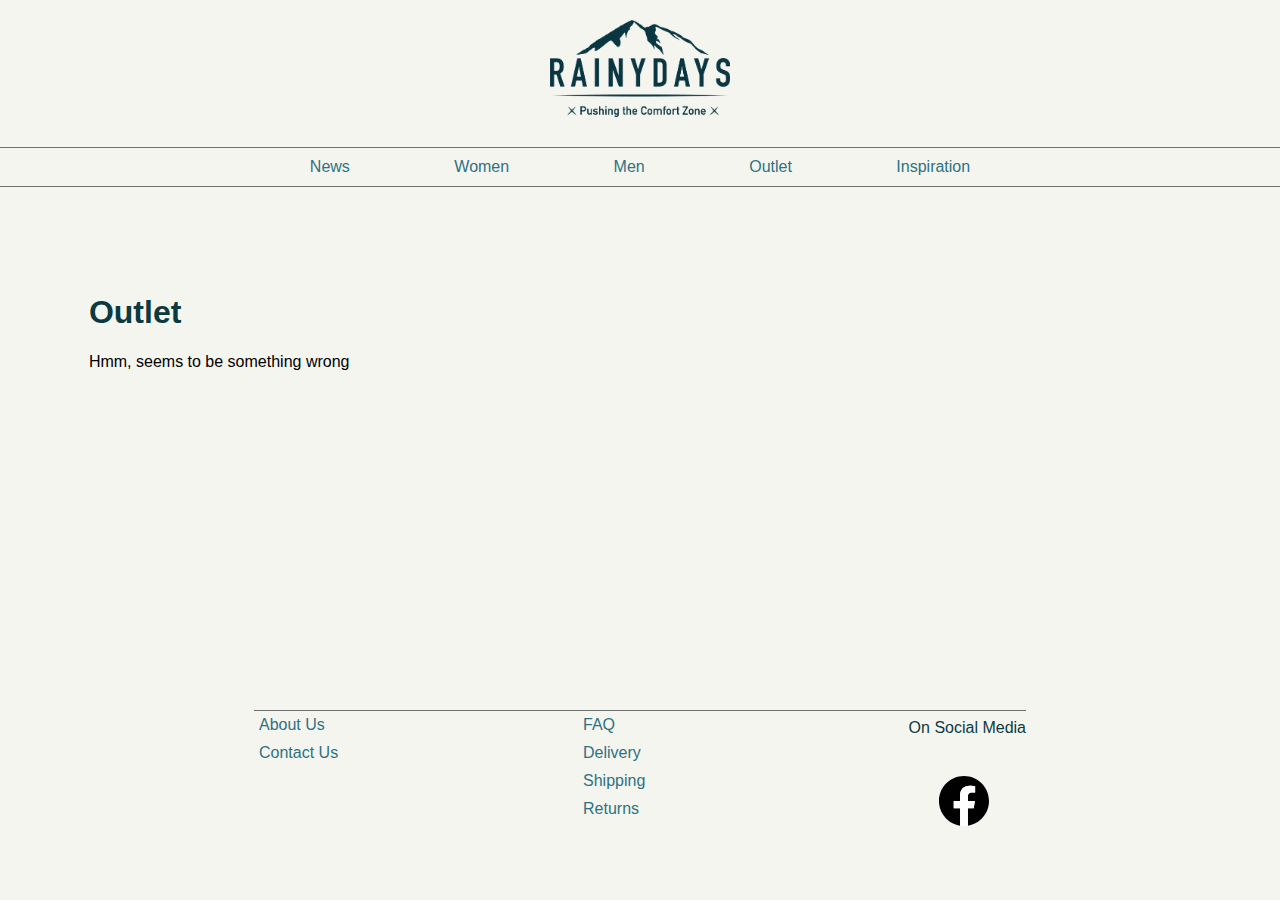
<file: products/outlet.html>
<!DOCTYPE html>
<html lang="en">
  <head>
    <meta charset="UTF-8" />
    <meta name="viewport" content="width=device-width, initial-scale=1.0" />
    <meta
      name="description"
      content="Some adventurous jackets to a lower price"
    />
    <title>Rainy Days | Outlet</title>
    <link rel="icon" href="/images/RainyDays_Logo2.png" />
    <link href="/CSS/styles.css" rel="stylesheet" />
    <link href="/CSS/outlet.css" rel="stylesheet" />
    <link href="/CSS/media.css" rel="stylesheet" />
    <!-- Hotjar Tracking Code for https://clever-yalow-4971b3.netlify.app/index.html -->
    <script>
      (function (h, o, t, j, a, r) {
        h.hj =
          h.hj ||
          function () {
            (h.hj.q = h.hj.q || []).push(arguments);
          };
        h._hjSettings = { hjid: 2861367, hjsv: 6 };
        a = o.getElementsByTagName("head")[0];
        r = o.createElement("script");
        r.async = 1;
        r.src = t + h._hjSettings.hjid + j + h._hjSettings.hjsv;
        a.appendChild(r);
      })(window, document, "https://static.hotjar.com/c/hotjar-", ".js?sv=");
    </script>
  </head>
  <body>
    <header>
      <a href="../index.html"
        ><img src="/images/RainyDays_Logo.png" alt="Rainy Days Logo"
      /></a>
      <nav>
        <ul>
          <li><a href="jackets.html">News</a></li>
          <li><a href="jackets.html">Women</a></li>
          <li><a href="jackets.html">Men</a></li>
          <li><a href="outlet.html">Outlet</a></li>
          <li><a href="../inspiration.html">Inspiration</a></li>
        </ul>
      </nav>
    </header>
    <main>
      <h1>Outlet</h1>
      <div class="jackets-list">
        <p>Loading our rainy jackets...</p>
      </div>
    </main>
    <footer>
      <div>
        <a href="../about.html">About Us</a>
        <a href="../contact.html">Contact Us</a>
      </div>
      <div>
        <a href="../about.html">FAQ</a>
        <a href="../about.html">Delivery</a>
        <a href="../about.html">Shipping</a>
        <a href="../about.html">Returns</a>
      </div>
      <div>
        <p>On Social Media</p>
        <a href="https://www.facebook.com"
          ><img
            src="/images/f_Logo_CMYK_Black.svg"
            alt="Facebook logo"
            class="facebook-logo"
        /></a>
      </div>
    </footer>
    <script src="/js/outlet.js"></script>
  </body>
</html>
</file>
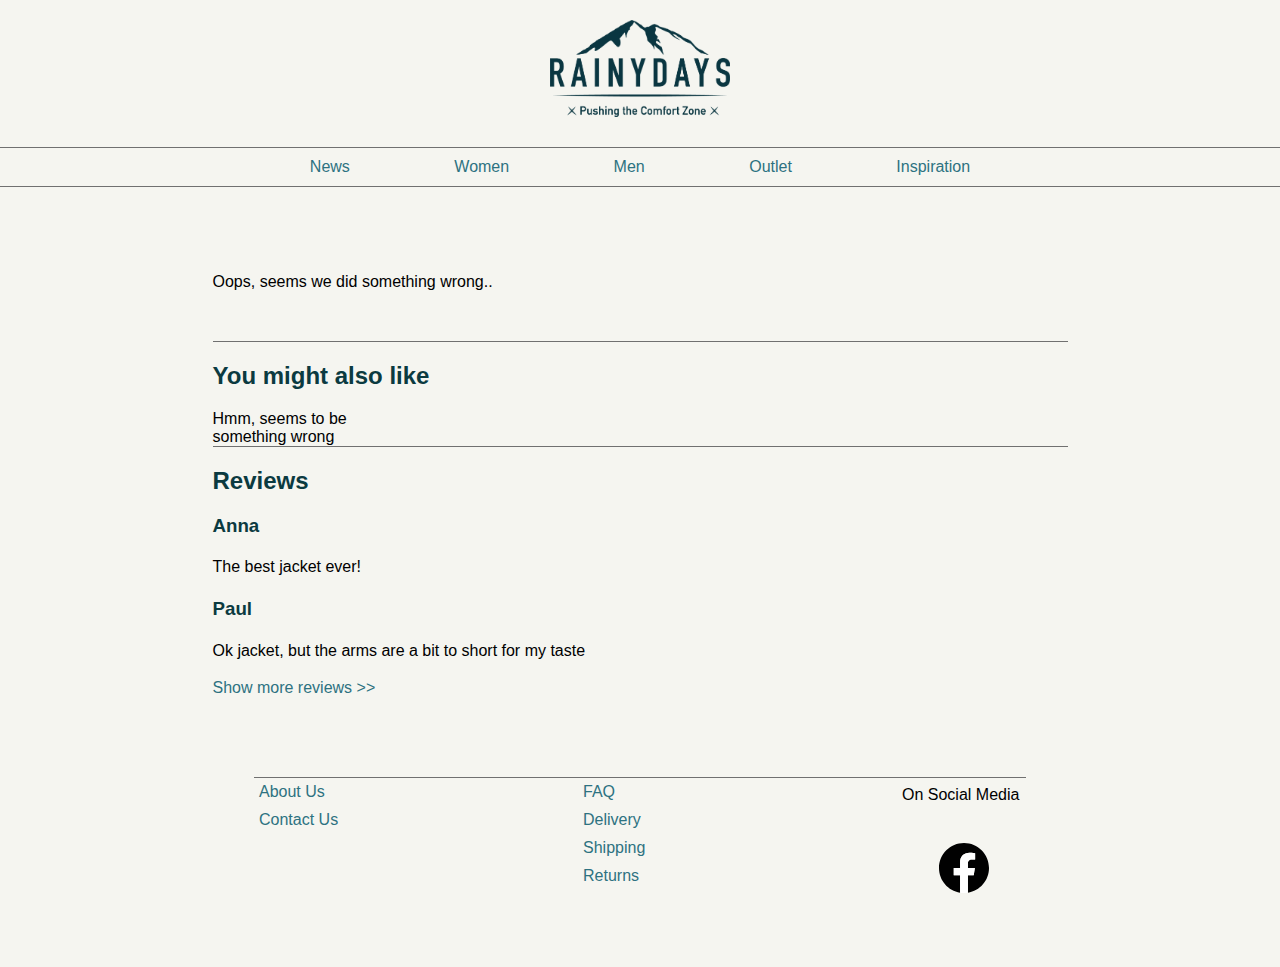
<file: products/productpage.html>
<!DOCTYPE html>
<html lang="en">
  <head>
    <meta charset="UTF-8" />
    <meta name="viewport" content="width=device-width, initial-scale=1.0" />
    <meta
      name="description"
      content="The Rain Jacket - Our bestselling jacket of all times"
    />
    <title>Rainy Days</title>
    <link rel="icon" href="/images/RainyDays_Logo2.png" />
    <link href="/CSS/styles.css" rel="stylesheet" />
    <link href="/CSS/productpage.css" rel="stylesheet" />
    <link href="/CSS/media.css" rel="stylesheet" />
    <!-- Hotjar Tracking Code for https://clever-yalow-4971b3.netlify.app/index.html -->
    <script>
      (function (h, o, t, j, a, r) {
        h.hj =
          h.hj ||
          function () {
            (h.hj.q = h.hj.q || []).push(arguments);
          };
        h._hjSettings = { hjid: 2861367, hjsv: 6 };
        a = o.getElementsByTagName("head")[0];
        r = o.createElement("script");
        r.async = 1;
        r.src = t + h._hjSettings.hjid + j + h._hjSettings.hjsv;
        a.appendChild(r);
      })(window, document, "https://static.hotjar.com/c/hotjar-", ".js?sv=");
    </script>
  </head>
  <body>
    <header>
      <a href="../index.html"
        ><img src="/images/RainyDays_Logo.png" alt="Rainy Days Logo"
      /></a>
      <nav>
        <ul>
          <li><a href="jackets.html">News</a></li>
          <li><a href="jackets.html">Women</a></li>
          <li><a href="jackets.html">Men</a></li>
          <li><a href="outlet.html">Outlet</a></li>
          <li><a href="../inspiration.html">Inspiration</a></li>
        </ul>
      </nav>
    </header>
    <main>
      <section class="product-page">
        <div>
          <div class="product-page__image">Loading product information</div>
          <div class="product-page__presentation">
            <img
              src="/images/jacketpresentation_front_resized_bg.jpg"
              alt="The Rain Jacket from the front"
            />
            <img
              src="/images/jacketpresentation_back_resized_bg.jpg"
              alt="The Rain Jacket from the back"
            />
            <img
              src="/images/jacketpresentation_side_resized_bg.jpg"
              alt="The Rain Jacket from the side"
            />
          </div>
        </div>
        <div class="product-page__info">
          <div>
            <h1 class="product-page__name"></h1>
            <h2 class="product-page__price-tag"></h2>
            <form action="submit.php" method="POST">
              <label>
                Choose Size:
                <select name="size" id="size">
                  <option value="choose-size">select</option>
                  <option value="x-small">X-Small</option>
                  <option value="small">Small</option>
                  <option value="medium">Medium</option>
                  <option value="large">Large</option>
                  <option value="x-large">X-Large</option>
                </select>
              </label>
            </form>
            <button class="cta">Add to Cart</button>
          </div>
          <div class="message"></div>
          <div>
            <p>DESCRIPTION</p>
            <p class="product-page__description"></p>
          </div>
        </div>
      </section>
      <section class="product-page__promotions">
        <h2>You might also like</h2>
        <div class="jackets-list">
          <a href="therainjacket.html"
            ><div class="jackets">
              <img
                src="/images/Hiking_jacket_resized.jpg"
                alt="The Hiking Jacket"
              />
              <h3>The Hiking Jacket</h3>
              <p>kr. 1199,-</p>
            </div></a
          >
          <a href="therainjacket.html"
            ><div class="jackets">
              <img src="/images/Happy_skier_resized.jpg" alt="The Ski Jacket" />
              <h3>The Ski Jacket</h3>
              <p>kr. 1599,-</p>
            </div></a
          >
          <a href="therainjacket.html"
            ><div class="jackets">
              <img
                src="/images/waterfall_resized.jpg"
                alt="The Rain Jacket 2.0"
              />
              <h3>The Rain Jacket 2.0</h3>
              <p>kr. 1599,-</p>
            </div></a
          >
          <a href="therainjacket.html"
            ><div class="jackets">
              <img
                src="/images/By_river_resized.jpg"
                alt="The All Weather Jacket"
              />
              <h3>The All Weather Jacket</h3>
              <p>kr. 1599,-</p>
            </div></a
          >
        </div>
      </section>
      <section class="product-page__reviews">
        <h2>Reviews</h2>
        <div>
          <h3>Anna</h3>
          <p>The best jacket ever!</p>
        </div>
        <div>
          <h3>Paul</h3>
          <p>Ok jacket, but the arms are a bit to short for my taste</p>
        </div>
        <a>Show more reviews >> </a>
      </section>
    </main>
    <footer>
      <div>
        <a href="../about.html">About Us</a>
        <a href="../contact.html">Contact Us</a>
      </div>
      <div>
        <a href="../about.html">FAQ</a>
        <a href="../about.html">Delivery</a>
        <a href="../about.html">Shipping</a>
        <a href="../about.html">Returns</a>
      </div>
      <div>
        <p>On Social Media</p>
        <a href="https://www.facebook.com"
          ><img
            src="/images/f_Logo_CMYK_Black.svg"
            alt="Facebook logo"
            class="facebook-logo"
        /></a>
      </div>
    </footer>
    <script src="/js/productpage.js"></script>
  </body>
</html>
</file>
<file: CSS/styles.css>
@import "imports/links.css";
@import "imports/variables.css";

body {
  font-family: Tahoma, Geneva, Verdana, sans-serif;
  background-color: var(--light-grey);
  display: grid;
  grid-template-rows: auto 1fr auto;
  min-height: 100vh;
  margin: 0;
}

h1,
h2,
h3 {
  font-family: "Bahnschrift", Tahoma, Geneva, Verdana, sans-serif;
  color: var(--medium-green);
}

p {
  line-height: 1.5;
}

header {
  width: 100%;
  text-align: center;
  margin: 10px 0 40px 0;
}

header img {
  max-width: 180px;
  padding: 10px;
}

footer {
  max-width: 2000px;
  margin: 50px auto;
  text-align: left;
  display: grid;
  grid-template-columns: repeat(3, 1fr);
  grid-gap: 200px;
  border-top: 1px solid var(--grey);
}

footer a {
  display: block;
  padding: 5px;
}

footer p {
  margin-top: 5px;
  padding-top: 0;
}
</file>
<file: CSS/index.css>
main {
  max-width: 2000px;
  display: grid;
  grid-template-columns: 2fr 1fr;
  margin: auto;
}

header img {
  max-width: 300px;
  padding: 10px auto;
}

.products {
  display: grid;
  grid-template-columns: repeat(2, 1fr);
  grid-template-rows: repeat(2, 1fr);
  grid-gap: 40px;
  max-width: 100%;
  justify-self: center;
  margin-right: 40px;
}

.products div {
  position: relative;
  overflow: hidden;
  text-align: center;
}

.products img {
  display: grid;
  width: 200px;
  display: inline-block;
}

.products p {
  position: absolute;
  padding: 10px;
  background-color: var(--medium-green);
  opacity: 0.7;
  width: 100%;
  top: 170px;
  font-size: 1.5em;
  color: var(--white);
}

.inspiration__featured {
  border-left: 1px solid var(--medium-green);
  padding: 0 30px;
}

.inspiration__featured div {
  margin: auto auto 40px auto;
}

.inspiration__featured p {
  margin-bottom: 5px;
}

.inspiration__featured img {
  max-width: 200px;
}
</file>
<file: CSS/media.css>
@media only screen and (min-width: 1025px) {
}

@media only screen and (min-width: 821px) and (max-width: 1024px) {
  body {
    max-width: 1024px;
  }

  main {
    margin: auto 40px;
  }

  .jackets-list {
    grid-template-columns: repeat(3, minmax(0, 1fr));
    grid-gap: 20px;
  }

  .jackets-list div {
    width: 200px;
    margin: auto;
  }

  .checkout {
    margin: 30px 100px;
  }

  .about-content div {
    margin: auto 50px;
  }

  .contact-page {
    margin: 40px auto;
  }
  footer {
    gap: 100px;
  }

  /* Checkout Pages */
  .errorMessageCheckout {
    margin-right: 243px;
  }
}

@media only screen and (min-width: 601px) and (max-width: 820px) {
  body {
    font-size: 0.8em;
    max-width: 820px;
  }

  header nav li {
    margin: auto 10px;
  }

  main {
    margin: auto 50px;
  }

  .product-page img,
  .inspiration__page img,
  .about-content img {
    width: 200px;
  }

  /* Home Page */
  .products {
    display: block;
    margin: auto;
  }

  .products div {
    margin: 20px;
  }

  .inspiration__featured img {
    width: 180px;
  }

  /* Jackets */
  .jackets-list div {
    max-width: 200px;
  }

  .jackets-list {
    grid-template-columns: repeat(2, minmax(0, 1fr));
    grid-gap: 20px;
  }

  /* The Rain Jacket */
  .product-page__presentation img {
    width: 70px;
  }

  /* Checkout Pages */
  .errorMessageCheckout {
    margin-right: 170px;
  }

  /* About */
  .about-content div {
    margin: auto 50px;
  }

  /* Contact */
  .contact-page {
    margin: 40px auto;
  }

  .message {
    width: 150px;
  }

  /* Footer */
  footer {
    gap: 50px;
  }
}

@media only screen and (max-width: 600px) {
  body {
    font-size: 0.8em;
    max-width: 600px;
  }

  header {
    margin: 10px auto;
  }

  header img {
    max-width: 150px;
    margin-bottom: 10px;
  }

  header nav li {
    margin: auto;
  }

  main {
    display: block;
    text-align: center;
    margin: auto 10px;
  }

  .inspiration__page img,
  .about-content img,
  .product-page img {
    width: 200px;
  }

  /* Home Page */
  .products {
    display: block;
    margin: auto;
    border-bottom: 1px solid grey;
  }

  .products div {
    margin: 20px auto;
    width: 200px;
  }

  .inspiration__featured {
    border-left: none;
  }

  .inspiration__featured-posts {
    margin: auto auto 20px auto;
  }

  /* Jackets */
  .jackets-list {
    grid-template-columns: repeat(2, minmax(0, 1fr));
    grid-gap: 20px;
    overflow: hidden;
  }

  .jackets-list div {
    width: 170px;
    margin: auto;
  }

  .jackets-list img {
    width: 170px;
  }

  .jackets__sale {
    top: 170px;
  }

  /* The Rain Jacket */
  .product-page {
    display: block;
  }

  .product-page p,
  .product-page ul {
    text-align: left;
  }

  .product-page__presentation img {
    width: 70px;
  }

  .product-page__reviews {
    text-align: left;
  }

  /* Checkout Pages */
  .checkout__summary-product {
    display: block;
  }

  .checkout__summary-product p {
    margin: 10px;
  }

  .errorMessageCheckout {
    margin-right: 95px;
  }

  /* Inspiration */
  .inspiration__page {
    display: block;
  }

  /* About */
  .about-content div {
    display: block;
    margin: auto 20px;
  }

  .float {
    float: none;
  }

  /* Contact */
  .contact-page {
    margin: auto;
    text-align: left;
  }

  .message {
    width: 150px;
  }

  .contact__form {
    width: 200px;
  }

  textarea {
    width: 200px;
  }

  /* Footer */
  footer {
    display: block;
    text-align: center;
  }

  footer p {
    margin-top: 20px;
  }
}
</file>
<file: CSS/about.css>
.about-content {
  max-width: 855px;
  margin: 50px auto;
}

.about-content div {
  display: inline-flex;
  align-items: center;
}

.about-content img {
  max-width: 300px;
  margin: 20px;
}
</file>
<file: CSS/checkout-success.css>
main {
  max-width: 855px;
  margin: 30px auto;
}

.float {
  float: right;
  width: 80px;
}

.checkout__summary {
  display: flex;
  flex-direction: column;
  margin-bottom: 80px;
}

.checkout__summary div {
  border-top: 1px solid var(--grey);
  border-bottom: 1px solid var(--grey);
}

.checkout__summary img {
  width: 100px;
  margin: 20px;
}

.checkout__summary-product {
  display: inline-flex;
  justify-content: space-between;
  align-items: center;
}

.checkout__summary-product p {
  margin: 30px;
}

.checkout__summary-product-total {
  display: inline-flex;
  justify-content: space-between;
  text-align: right;
}
</file>
<file: CSS/checkout.css>
main {
  max-width: 855px;
  margin: 30px auto;
}

.checkout__summary {
  display: flex;
  flex-direction: column;
  margin-bottom: 80px;
}

.checkout__summary div {
  border-top: 1px solid var(--grey);
  border-bottom: 1px solid var(--grey);
}

.checkout__summary img {
  width: 100px;
  margin: 20px;
}

.checkout__summary-product {
  display: inline-flex;
  justify-content: space-between;
  align-items: center;
}

.checkout__summary-product-total {
  display: inline-flex;
  justify-content: space-between;
  text-align: right;
}

.checkout__information {
  text-align: center;
}

.contact_form {
  width: 350px;
}

input {
  margin: 10px auto;
  padding: 10px;
  border-radius: 12px;
  border: 1px solid var(--grey);
  display: block;
}

button {
  width: 200px;
  text-align: center;
  background: var(--grey);
  color: var(--white);
  font-size: 1em;
  padding: 5px 30px;
  border: 2px solid var(--light-grey);
  border-radius: 20px;
}

.completePurchase {
  width: 200px;
  text-align: center;
  background: var(--medium-aqua);
  color: var(--white);
  font-size: 1em;
  padding: 5px 30px;
  border: 2px solid var(--light-green);
  border-radius: 20px;
}

.errorMessageCheckout {
  margin: -10px auto 10px auto;
  margin-right: 120px;
  font-size: small;
  text-align: right;
  color: var(--red);
  display: none;
}
</file>
<file: CSS/contact.css>
main {
  margin: 30px auto;
}

.message {
  font-style: italic;
  margin: 10px 0px;
  padding: 0 10px 0 20px;
  background-color: var(--medium-aqua);
  color: var(--white);
  width: 180px;
}

input,
textarea {
  margin: 10px 0;
  padding: 10px;
  border-radius: 12px;
  border: 1px solid var(--grey);
  display: block;
}

.contact_form {
  width: 350px;
}

textarea {
  height: 100px;
}

button {
  width: 100px;
  height: 40px;
  margin: 10px 0;
  border-radius: 8px;
  background-color: var(--blue);
  color: var(--white);
  font-size: 1em;
}

.errorMessage {
  margin-top: -10px;
  margin-right: 5px;
  font-size: small;
  text-align: right;
  color: var(--red);
  display: none;
}
</file>
<file: CSS/inspiration.css>
header img {
  max-width: 180px;
  padding: 10px;
  text-align: left;
}

main {
  margin: auto;
}

.inspiration__page {
  max-width: 855px;
  display: flex;
  flex-direction: column;
}

.inspiration__page div {
  border-bottom: 1px solid var(--medium-green);
  margin: 20px auto;
}

.inspiration__page img {
  max-width: 300px;
  margin: 20px;
}

.float {
  float: left;
}

/* .contact_link {
  text-deoration: underline;
}

a:hover {
  text-decoration: underline;
} */
</file>
<file: CSS/jackets.css>
main {
  max-width: 855px;
  margin: 30px auto;
}

.jackets-list {
  display: grid;
  grid-template-columns: repeat(4, minmax(0, 1fr));
  grid-gap: 20px;
}

.jackets h2 {
  max-width: 200px;
  font-size: 1.3em;
}

.jackets h2,
p {
  text-align: right;
  color: var(--medium-green);
}

.jackets img {
  width: 200px;
}
</file>
<file: CSS/outlet.css>
main {
  margin: 30px auto;
}

.jackets-list {
  display: grid;
  grid-template-columns: repeat(4, minmax(0, 1fr));
  grid-gap: 20px;
}

.jackets div {
  position: relative;
  overflow: hidden;
}

.jackets h2 {
  max-width: 200px;
  font-size: 1.3em;
}

.jackets h2,
p {
  text-align: right;
  color: var(--medium-green);
}

.jackets p {
  margin: 5px auto;
}

.jackets img {
  max-width: 200px;
}

.jackets__sale {
  position: absolute;
  padding: 5px;
  width: 180px;
  text-align: center;
  background: var(--white);
  color: var(--aqua);
  transform: rotate(40deg);
  top: 210px;
  left: -50px;
}

.jackets__before-price {
  text-decoration: line-through;
  font-style: italic;
  font-size: 0.9em;
}
</file>
<file: CSS/productpage.css>
main {
  max-width: 855px;
  margin: 30px auto;
}

.product-page {
  margin: auto;
  display: grid;
  grid-template-columns: repeat(2, 1fr);
  grid-gap: 40px;
  max-width: 100%;
}

.product-page img {
  width: 300px;
}

.product-page__info div {
  margin-bottom: 40px;
}

.product-page__presentation {
  display: inline-block;
}

.product-page__presentation img {
  width: 100px;
}

.product-page__price-tag {
  text-align: right;
}

label {
  font-size: 0.9em;
}

select {
  padding: 5px;
  width: 100px;
  margin-bottom: 25px;
}

.cta {
  width: 150px;
}

.message {
  font-style: italic;
}

.product-page ul {
  list-style: circle;
}

.product-page__promotions {
  margin-top: 50px;
  border-top: 1px solid var(--grey);
  border-bottom: 1px solid var(--grey);
}

.jackets-list {
  display: grid;
  grid-template-columns: repeat(4, minmax(0, 1fr));
  grid-gap: 20px;
}

.jackets h3,
.jackets p {
  max-width: 200px;
  font-size: 1em;
  text-align: right;
  color: var(--medium-green);
}

.jackets img {
  max-width: 200px;
}
</file>
